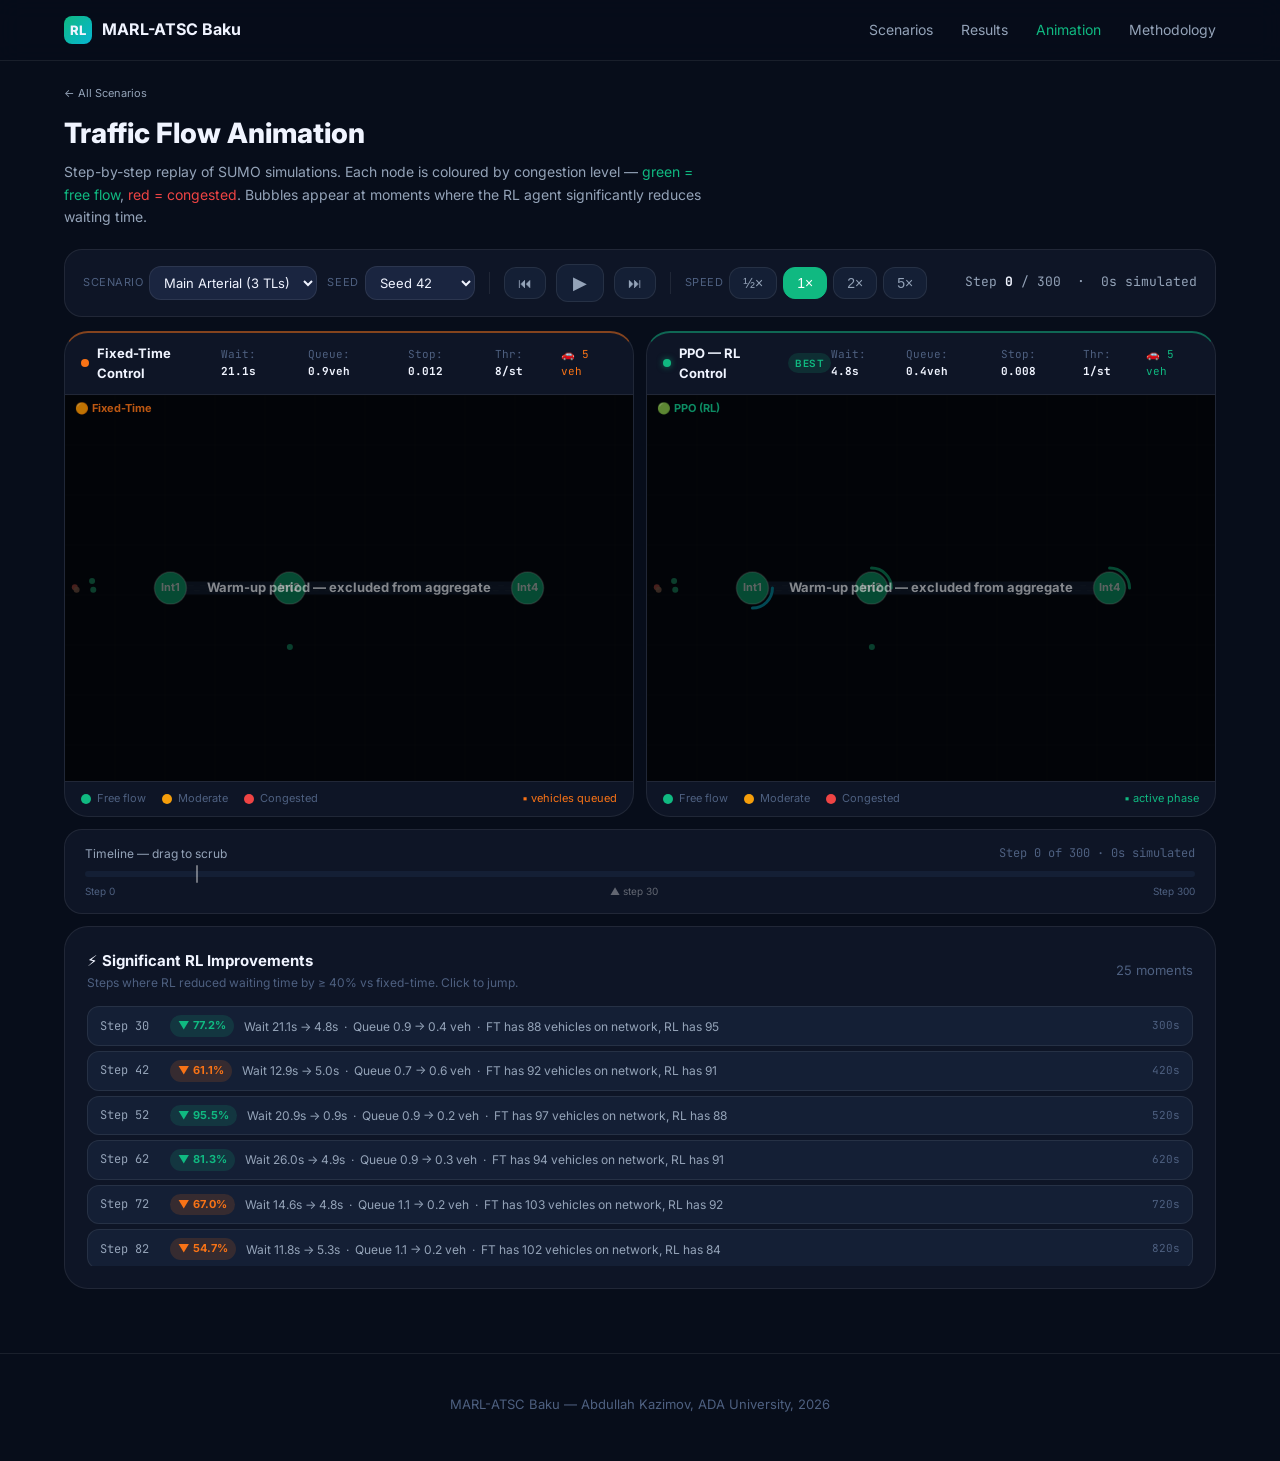
<file: website/animation.html>
<!DOCTYPE html>
<html lang="en">
<head>
  <meta charset="UTF-8">
  <meta name="viewport" content="width=device-width, initial-scale=1.0">
  <title>Traffic Animation — MARL-ATSC Baku</title>
  <link rel="preconnect" href="https://fonts.googleapis.com">
  <link href="https://fonts.googleapis.com/css2?family=Inter:wght@400;500;600;700;800&family=JetBrains+Mono:wght@400;600&display=swap" rel="stylesheet">
  <link rel="stylesheet" href="assets/style.css">
  <style>
    .anim-page { padding: 24px 0 64px; }

    /* ── Controls bar ── */
    .anim-controls {
      display: flex; align-items: center; gap: 10px; flex-wrap: wrap;
      padding: 14px 18px; margin-bottom: 14px;
      background: var(--bg-card); border: 1px solid var(--border); border-radius: var(--r-lg);
    }
    .ctrl-group { display: flex; align-items: center; gap: 6px; }
    .ctrl-label { font-size: 11px; color: var(--txt-3); text-transform: uppercase; letter-spacing:.05em; white-space:nowrap; }
    .ctrl-select {
      background: var(--bg-input); border: 1px solid var(--border); color: var(--txt);
      padding: 7px 10px; border-radius: var(--r-md); font-size: 13px; font-family: var(--font); cursor: pointer;
    }
    .ctrl-sep { width:1px; height:22px; background: var(--border); margin: 0 4px; flex-shrink:0; }
    .ctrl-btn {
      background: var(--bg-elevated); border: 1px solid var(--border); color: var(--txt-2);
      padding: 7px 13px; border-radius: var(--r-md); font-size: 14px; cursor: pointer;
      transition: all .15s; white-space:nowrap;
    }
    .ctrl-btn:hover  { border-color: var(--border-hi); color: var(--txt); }
    .ctrl-btn.active { background: var(--green); border-color: var(--green); color: #fff; }
    .ctrl-btn.play-btn { font-size: 18px; padding: 7px 16px; }
    .ctrl-step {
      margin-left: auto; font-family: var(--mono); font-size: 13px; color: var(--txt-2); white-space:nowrap;
    }
    .ctrl-step .t { color: var(--txt); font-weight: 700; }

    /* ── Side-by-side panels ── */
    .anim-panels { display: grid; grid-template-columns: 1fr 1fr; gap: 12px; margin-bottom: 12px; }
    @media (max-width: 900px) { .anim-panels { grid-template-columns: 1fr; } }

    .anim-panel {
      background: var(--bg-card); border-radius: var(--r-xl); overflow: hidden;
      border: 1px solid var(--border); display: flex; flex-direction: column;
    }
    .anim-panel.ft-panel { border-top: 2px solid rgba(249,115,22,.5); }
    .anim-panel.rl-panel { border-top: 2px solid rgba(16,185,129,.5); }

    .panel-header {
      display: flex; align-items: center; justify-content: space-between;
      padding: 10px 16px; border-bottom: 1px solid var(--border); flex-shrink: 0;
    }
    .ph-title { font-size: 13px; font-weight: 700; display: flex; align-items: center; gap: 8px; }
    .ph-dot { width: 8px; height: 8px; border-radius: 50%; flex-shrink: 0; }
    .ft-dot { background: var(--orange); }
    .rl-dot { background: var(--green); box-shadow: 0 0 6px rgba(16,185,129,.6); }
    .ph-live {
      font-size: 10px; font-weight: 600; padding: 2px 7px; border-radius: 999px;
      background: var(--green-dim); color: var(--green); letter-spacing:.04em;
    }
    .ph-metrics { display: flex; gap: 10px; }
    .ph-m { font-size: 11px; font-family: var(--mono); color: var(--txt-3); }
    .ph-m .v { font-weight: 700; color: var(--txt); }

    .panel-canvas-wrap { position: relative; flex: 1; min-height: 320px; }
    .anim-canvas { width: 100%; height: 100%; display: block; }

    /* warmup dim overlay — handled in JS */

    /* ── Scrubber ── */
    .scrubber-card {
      background: var(--bg-card); border: 1px solid var(--border);
      border-radius: var(--r-lg); padding: 14px 20px; margin-bottom: 12px;
    }
    .scrubber-top { display: flex; justify-content: space-between; align-items: center; margin-bottom: 8px; }
    .scrubber-label { font-size: 12px; color: var(--txt-2); }
    .scrubber-time  { font-size: 12px; font-family: var(--mono); color: var(--txt-3); }
    .scrubber-track { position: relative; height: 6px; background: var(--bg-elevated); border-radius: 3px; margin-bottom: 6px; }
    .scrubber-fill  { position: absolute; left:0; top:0; bottom:0; background: var(--grad); border-radius: 3px; pointer-events:none; transition: width .05s; }
    .scrubber-warmup-mark {
      position: absolute; top: -6px; bottom: -6px; width: 2px;
      background: rgba(255,255,255,.4); border-radius: 1px; pointer-events:none;
    }
    .scrubber-input {
      position: absolute; inset: -8px 0; width: 100%; opacity: 0; cursor: pointer; margin:0;
      height: calc(100% + 16px);
    }
    .scrubber-footer { display: flex; justify-content: space-between; font-size: 10px; color: var(--txt-3); }

    /* ── Highlight toast ── */
    .highlight-toast {
      position: fixed; top: 72px; left: 50%; transform: translateX(-50%) translateY(-12px);
      z-index: 500; pointer-events: none; width: 420px; max-width: 92vw;
      opacity: 0; transition: opacity .3s ease, transform .3s ease;
    }
    .highlight-toast.show { opacity: 1; transform: translateX(-50%) translateY(0); }
    .ht-inner {
      background: var(--bg-elevated);
      border: 1px solid rgba(16,185,129,.4);
      border-radius: var(--r-xl); padding: 16px 20px;
      box-shadow: 0 12px 40px rgba(0,0,0,.7), 0 0 0 1px rgba(16,185,129,.1);
    }
    .ht-title {
      font-size: 11px; color: var(--txt-3); text-transform: uppercase; letter-spacing:.07em;
      margin-bottom: 10px; display: flex; justify-content: space-between;
    }
    .ht-sim-time { color: var(--green); font-weight: 700; }
    .ht-rows { display: flex; flex-direction: column; gap: 6px; }
    .ht-row  { display: flex; align-items: center; gap: 8px; font-size: 13px; }
    .ht-metric { color: var(--txt-2); min-width: 95px; }
    .ht-ft   { color: var(--orange); font-family: var(--mono); }
    .ht-sep  { color: var(--txt-3); }
    .ht-rl   { color: var(--green);  font-family: var(--mono); }
    .ht-pct  { margin-left: auto; font-weight: 800; font-size: 14px; }
    .ht-pct.pos { color: var(--green); }
    .ht-pct.neg { color: var(--red); }
    .ht-bar  { height: 3px; border-radius: 2px; background: var(--grad); margin-top: 10px; }

    /* ── Highlight log ── */
    .log-section {
      background: var(--bg-card); border: 1px solid var(--border);
      border-radius: var(--r-xl); padding: 22px;
    }
    .log-header { display: flex; align-items: center; justify-content: space-between; margin-bottom: 14px; }
    .log-header h3 { font-size: 15px; font-weight: 700; }
    .log-sub { font-size: 12px; color: var(--txt-3); }
    .log-scroll { max-height: 260px; overflow-y: auto; display: flex; flex-direction: column; gap: 5px; }
    .log-item {
      display: flex; align-items: center; gap: 10px;
      padding: 8px 12px; border-radius: var(--r-md);
      background: var(--bg-elevated); border: 1px solid var(--border);
      font-size: 12px; cursor: pointer; transition: border-color .15s;
    }
    .log-item:hover { border-color: var(--border-hi); }
    .log-item.current { border-color: rgba(16,185,129,.4); background: var(--green-dim); }
    .log-step { font-family: var(--mono); color: var(--txt-2); min-width: 60px; }
    .log-badge { padding: 2px 8px; border-radius: 999px; font-weight: 700; font-size: 11px; background: var(--green-dim); color: var(--green); white-space:nowrap; }
    .log-badge.minor { background: var(--orange-dim); color: var(--orange); }
    .log-desc { color: var(--txt-2); flex: 1; }
    .log-time { color: var(--txt-3); font-size: 11px; font-family: var(--mono); white-space:nowrap; }
    .log-empty { text-align: center; padding: 24px; color: var(--txt-3); font-size: 13px; }

    /* ── Legend ── */
    .network-legend {
      display: flex; gap: 16px; padding: 8px 16px; border-top: 1px solid var(--border);
      flex-wrap: wrap;
    }
    .nl-item { display: flex; align-items: center; gap: 6px; font-size: 11px; color: var(--txt-3); }
    .nl-dot  { width: 10px; height: 10px; border-radius: 50%; }
  </style>
</head>
<body>

<!-- ── Navigation ─────────────────────────────────────────────────────────── -->
<nav class="nav">
  <div class="container nav-inner">
    <div class="nav-logo">
      <div class="dot">RL</div>
      <a href="index.html" style="color:inherit;text-decoration:none">MARL-ATSC Baku</a>
    </div>
    <div class="nav-links">
      <a href="index.html#scenarios">Scenarios</a>
      <a href="index.html#results">Results</a>
      <a href="animation.html" style="color:var(--green)">Animation</a>
      <a href="index.html#methodology">Methodology</a>
    </div>
  </div>
</nav>

<div class="anim-page">
<div class="container">

  <!-- ── Page header ─────────────────────────────────────────────────── -->
  <div style="margin-bottom:20px">
    <div style="font-size:11px;color:var(--txt-3);margin-bottom:8px">
      <a href="index.html" style="color:var(--txt-2)">← All Scenarios</a>
    </div>
    <h1 style="font-size:clamp(20px,3vw,28px);font-weight:800;margin-bottom:6px">
      Traffic Flow Animation
    </h1>
    <p style="font-size:14px;color:var(--txt-2);max-width:640px">
      Step-by-step replay of SUMO simulations.  Each node is coloured by congestion level
      — <span style="color:#10b981">green = free flow</span>,
      <span style="color:#ef4444">red = congested</span>.
      Bubbles appear at moments where the RL agent significantly reduces waiting time.
    </p>
  </div>

  <!-- ── Controls ────────────────────────────────────────────────────── -->
  <div class="anim-controls">
    <div class="ctrl-group">
      <span class="ctrl-label">Scenario</span>
      <select class="ctrl-select" id="sc-select">
        <option value="bottleneck">Bottleneck (2 TLs)</option>
        <option value="main" selected>Main Arterial (3 TLs)</option>
        <option value="pedestrian">Pedestrian (1 TL)</option>
        <option value="hexagon">Hexagon (12 TLs)</option>
      </select>
    </div>
    <div class="ctrl-group">
      <span class="ctrl-label">Seed</span>
      <select class="ctrl-select" id="seed-select"></select>
    </div>
    <div class="ctrl-sep"></div>
    <button class="ctrl-btn" id="btn-prev" title="Previous 10 steps">⏮</button>
    <button class="ctrl-btn play-btn" id="btn-play" title="Play / Pause">▶</button>
    <button class="ctrl-btn" id="btn-next" title="Next 10 steps">⏭</button>
    <div class="ctrl-sep"></div>
    <div class="ctrl-group">
      <span class="ctrl-label">Speed</span>
      <button class="ctrl-btn" data-speed="0.5">½×</button>
      <button class="ctrl-btn active" data-speed="1">1×</button>
      <button class="ctrl-btn" data-speed="2">2×</button>
      <button class="ctrl-btn" data-speed="5">5×</button>
    </div>
    <div class="ctrl-step">
      Step <span class="t" id="step-num">0</span> / <span id="step-total">300</span>
      &nbsp;·&nbsp; <span id="sim-time">0s</span> simulated
    </div>
  </div>

  <!-- ── Panels ──────────────────────────────────────────────────────── -->
  <div class="anim-panels">
    <!-- Fixed-Time -->
    <div class="anim-panel ft-panel">
      <div class="panel-header">
        <div class="ph-title">
          <div class="ph-dot ft-dot"></div>
          Fixed-Time Control
        </div>
        <div class="ph-metrics" id="ft-metrics"></div>
        <span class="ph-m" style="margin-left:4px;color:var(--orange)">🚗 <span id="ft-veh-count">—</span></span>
      </div>
      <div class="panel-canvas-wrap" id="ft-wrap">
        <canvas class="anim-canvas" id="canvas-ft"></canvas>
      </div>
      <div class="network-legend">
        <div class="nl-item"><div class="nl-dot" style="background:#10b981"></div>Free flow</div>
        <div class="nl-item"><div class="nl-dot" style="background:#f59e0b"></div>Moderate</div>
        <div class="nl-item"><div class="nl-dot" style="background:#ef4444"></div>Congested</div>
        <div class="nl-item" style="margin-left:auto;color:var(--orange)">▪ vehicles queued</div>
      </div>
    </div>

    <!-- RL / PPO -->
    <div class="anim-panel rl-panel">
      <div class="panel-header">
        <div class="ph-title">
          <div class="ph-dot rl-dot"></div>
          PPO — RL Control
          <span class="ph-live">BEST</span>
        </div>
        <div class="ph-metrics" id="rl-metrics"></div>
        <span class="ph-m" style="margin-left:4px;color:var(--green)">🚗 <span id="rl-veh-count">—</span></span>
      </div>
      <div class="panel-canvas-wrap" id="rl-wrap">
        <canvas class="anim-canvas" id="canvas-rl"></canvas>
      </div>
      <div class="network-legend">
        <div class="nl-item"><div class="nl-dot" style="background:#10b981"></div>Free flow</div>
        <div class="nl-item"><div class="nl-dot" style="background:#f59e0b"></div>Moderate</div>
        <div class="nl-item"><div class="nl-dot" style="background:#ef4444"></div>Congested</div>
        <div class="nl-item" style="margin-left:auto;color:var(--green)">▪ active phase</div>
      </div>
    </div>
  </div>

  <!-- ── Scrubber ────────────────────────────────────────────────────── -->
  <div class="scrubber-card">
    <div class="scrubber-top">
      <span class="scrubber-label">Timeline — drag to scrub</span>
      <span class="scrubber-time" id="scrubber-time">Step 0 of 300 · 0s simulated</span>
    </div>
    <div class="scrubber-track" id="scrubber-track">
      <div class="scrubber-fill" id="scrubber-fill"></div>
      <div class="scrubber-warmup-mark" id="warmup-mark"></div>
      <input type="range" class="scrubber-input" id="scrubber" min="0" max="299" value="0" step="1">
    </div>
    <div class="scrubber-footer">
      <span>Step 0</span>
      <span id="warmup-label" style="color:rgba(255,255,255,.35)">▲ warmup ends</span>
      <span id="step-end">Step 300</span>
    </div>
  </div>

  <!-- ── Highlight log ───────────────────────────────────────────────── -->
  <div class="log-section">
    <div class="log-header">
      <div>
        <h3>⚡ Significant RL Improvements</h3>
        <div class="log-sub">Steps where RL reduced waiting time by ≥ 40% vs fixed-time. Click to jump.</div>
      </div>
      <div id="log-count" style="font-size:13px;color:var(--txt-3)"></div>
    </div>
    <div class="log-scroll" id="log-list">
      <div class="log-empty">Loading data…</div>
    </div>
  </div>

</div><!-- /container -->
</div><!-- /anim-page -->

<!-- ── Highlight toast ─────────────────────────────────────────────────── -->
<div class="highlight-toast" id="hl-toast">
  <div class="ht-inner">
    <div class="ht-title">
      <span>⚡ RL Advantage Moment</span>
      <span class="ht-sim-time" id="ht-simtime"></span>
    </div>
    <div class="ht-rows" id="ht-rows"></div>
    <div class="ht-bar" id="ht-bar"></div>
  </div>
</div>

<!-- ── Footer ─────────────────────────────────────────────────────────── -->
<footer class="footer">
  <div class="container">
    <p>MARL-ATSC Baku — Abdullah Kazimov, ADA University, 2026</p>
  </div>
</footer>

<script src="assets/animation.js"></script>
</body>
</html>
</file>
<file: website/assets/style.css>
/* ── Reset & tokens ────────────────────────────────────────────────────── */
*, *::before, *::after { box-sizing: border-box; margin: 0; padding: 0; }

:root {
  --bg:           #070d1a;
  --bg-card:      #0e1526;
  --bg-elevated:  #141f35;
  --bg-input:     #1a2540;
  --border:       rgba(255,255,255,.08);
  --border-hi:    rgba(255,255,255,.15);

  --txt:          #f0f4ff;
  --txt-2:        #94a3b8;
  --txt-3:        #4e6080;

  --green:        #10b981;
  --green-dim:    rgba(16,185,129,.15);
  --cyan:         #06b6d4;
  --orange:       #f97316;
  --orange-dim:   rgba(249,115,22,.15);
  --red:          #ef4444;
  --red-dim:      rgba(239,68,68,.15);

  --grad:         linear-gradient(135deg, #10b981 0%, #06b6d4 100%);
  --grad-h:       linear-gradient(135deg, #0e9f6e 0%, #0a9bb8 100%);

  --r-sm:   6px;
  --r-md:  12px;
  --r-lg:  18px;
  --r-xl:  24px;

  --shadow: 0 8px 32px rgba(0,0,0,.5);
  --shadow-card: 0 2px 16px rgba(0,0,0,.4);

  --font: 'Inter', system-ui, -apple-system, sans-serif;
  --mono: 'JetBrains Mono', 'Fira Code', ui-monospace, monospace;
}

html { scroll-behavior: smooth; }
body {
  background: var(--bg);
  color: var(--txt);
  font-family: var(--font);
  font-size: 15px;
  line-height: 1.6;
  -webkit-font-smoothing: antialiased;
}

a { color: var(--green); text-decoration: none; }
a:hover { color: var(--cyan); }

/* ── Layout ─────────────────────────────────────────────────────────────── */
.container { max-width: 1200px; margin: 0 auto; padding: 0 24px; }
.section    { padding: 96px 0; }
.section-sm { padding: 64px 0; }

/* ── Navbar ─────────────────────────────────────────────────────────────── */
.nav {
  position: sticky; top: 0; z-index: 100;
  background: rgba(7,13,26,.85);
  backdrop-filter: blur(12px);
  border-bottom: 1px solid var(--border);
}
.nav-inner {
  display: flex; align-items: center; justify-content: space-between;
  height: 60px;
}
.nav-logo {
  display: flex; align-items: center; gap: 10px;
  font-weight: 700; font-size: 16px; color: var(--txt);
}
.nav-logo .dot {
  width: 28px; height: 28px; border-radius: 8px;
  background: var(--grad);
  display: flex; align-items: center; justify-content: center;
  font-size: 13px; font-weight: 800;
}
.nav-links { display: flex; gap: 28px; }
.nav-links a { color: var(--txt-2); font-size: 14px; transition: color .2s; }
.nav-links a:hover { color: var(--txt); }

/* ── Buttons ────────────────────────────────────────────────────────────── */
.btn {
  display: inline-flex; align-items: center; gap: 8px;
  padding: 11px 24px; border-radius: var(--r-md);
  font-size: 14px; font-weight: 600; cursor: pointer;
  transition: all .2s; border: none;
}
.btn-primary {
  background: var(--grad); color: #fff;
}
.btn-primary:hover { background: var(--grad-h); color: #fff; transform: translateY(-1px); box-shadow: 0 4px 20px rgba(16,185,129,.3); }
.btn-outline {
  background: transparent; color: var(--txt-2);
  border: 1px solid var(--border-hi);
}
.btn-outline:hover { border-color: var(--green); color: var(--green); }

/* ── Hero ───────────────────────────────────────────────────────────────── */
.hero {
  padding: 120px 0 96px;
  text-align: center;
  position: relative; overflow: hidden;
}
.hero::before {
  content: '';
  position: absolute; inset: 0;
  background: radial-gradient(ellipse 80% 60% at 50% -10%, rgba(16,185,129,.12) 0%, transparent 70%);
  pointer-events: none;
}
.hero-badge {
  display: inline-flex; align-items: center; gap: 8px;
  padding: 6px 16px; border-radius: 999px;
  border: 1px solid rgba(16,185,129,.3);
  background: rgba(16,185,129,.08);
  color: var(--green); font-size: 13px; font-weight: 600;
  margin-bottom: 28px;
}
.hero-badge span { width: 8px; height: 8px; border-radius: 50%; background: var(--green); animation: pulse 2s infinite; }
@keyframes pulse { 0%,100% { opacity:1; } 50% { opacity:.4; } }

.hero h1 {
  font-size: clamp(32px, 5vw, 60px);
  font-weight: 800; line-height: 1.1;
  letter-spacing: -.02em;
  margin-bottom: 24px;
}
.hero h1 .grad-text {
  background: var(--grad); -webkit-background-clip: text; -webkit-text-fill-color: transparent;
  background-clip: text;
}
.hero p {
  max-width: 600px; margin: 0 auto 48px;
  font-size: 17px; color: var(--txt-2); line-height: 1.7;
}
.hero-actions { display: flex; gap: 12px; justify-content: center; flex-wrap: wrap; margin-bottom: 72px; }

/* ── Hero stats row ─────────────────────────────────────────────────────── */
.hero-stats {
  display: grid; grid-template-columns: repeat(4, 1fr);
  gap: 16px; max-width: 900px; margin: 0 auto;
}
.hero-stat {
  background: var(--bg-card); border: 1px solid var(--border);
  border-radius: var(--r-lg); padding: 24px 16px; text-align: center;
}
.hero-stat .num {
  font-size: 36px; font-weight: 800; font-variant-numeric: tabular-nums;
  background: var(--grad); -webkit-background-clip: text; -webkit-text-fill-color: transparent;
  background-clip: text; line-height: 1;
}
.hero-stat .label { font-size: 12px; color: var(--txt-2); margin-top: 6px; text-transform: uppercase; letter-spacing: .06em; }
.hero-stat .sub { font-size: 11px; color: var(--txt-3); margin-top: 3px; }

/* ── Section headings ────────────────────────────────────────────────────── */
.section-heading { text-align: center; margin-bottom: 56px; }
.section-heading h2 { font-size: clamp(24px, 3vw, 36px); font-weight: 700; margin-bottom: 12px; }
.section-heading p { color: var(--txt-2); max-width: 560px; margin: 0 auto; }

/* ── Scenario cards grid ────────────────────────────────────────────────── */
.scenarios-grid {
  display: grid; grid-template-columns: repeat(2, 1fr); gap: 20px;
}
@media (max-width: 768px) { .scenarios-grid { grid-template-columns: 1fr; } }

.scenario-card {
  background: var(--bg-card); border: 1px solid var(--border);
  border-radius: var(--r-xl); padding: 28px;
  transition: border-color .2s, transform .2s, box-shadow .2s;
  display: flex; flex-direction: column; gap: 16px;
  position: relative; overflow: hidden;
}
.scenario-card::before {
  content: ''; position: absolute; top: 0; left: 0; right: 0; height: 2px;
  background: var(--grad); opacity: 0; transition: opacity .2s;
}
.scenario-card:hover { border-color: var(--border-hi); transform: translateY(-2px); box-shadow: var(--shadow-card); }
.scenario-card:hover::before { opacity: 1; }

.card-header { display: flex; justify-content: space-between; align-items: flex-start; }
.card-title  { font-size: 17px; font-weight: 700; }
.card-subtitle { font-size: 12px; color: var(--txt-2); margin-top: 3px; }
.card-badge  {
  font-size: 11px; font-weight: 600; padding: 4px 10px; border-radius: 999px;
  background: var(--green-dim); color: var(--green); white-space: nowrap;
}

.card-meta { display: flex; gap: 16px; }
.card-meta span { font-size: 12px; color: var(--txt-3); }
.card-meta strong { color: var(--txt-2); }

.card-chart-wrap { height: 100px; position: relative; }

.card-metrics { display: grid; grid-template-columns: repeat(2, 1fr); gap: 10px; }
.card-metric {
  background: var(--bg-elevated); border-radius: var(--r-sm);
  padding: 10px 12px;
}
.card-metric .m-label { font-size: 11px; color: var(--txt-3); margin-bottom: 2px; }
.card-metric .m-val   { font-size: 20px; font-weight: 700; color: var(--green); }
.card-metric .m-sub   { font-size: 11px; color: var(--txt-3); }

.card-link {
  display: inline-flex; align-items: center; gap: 6px;
  font-size: 13px; font-weight: 600; color: var(--txt-2);
  padding: 10px 0; border-top: 1px solid var(--border);
  transition: color .2s;
}
.card-link:hover { color: var(--green); }

/* ── Results table ──────────────────────────────────────────────────────── */
.results-table {
  width: 100%; border-collapse: collapse;
  background: var(--bg-card); border-radius: var(--r-lg);
  overflow: hidden; border: 1px solid var(--border);
}
.results-table th {
  background: var(--bg-elevated); padding: 14px 20px;
  font-size: 12px; font-weight: 600; text-transform: uppercase;
  letter-spacing: .06em; color: var(--txt-2); text-align: left;
}
.results-table td {
  padding: 16px 20px; border-top: 1px solid var(--border);
  font-size: 14px;
}
.results-table tr:hover td { background: var(--bg-elevated); }
.results-table .scenario-name { font-weight: 600; }
.results-table .tl-count  { color: var(--txt-2); font-size: 13px; }
.imp { font-weight: 700; font-variant-numeric: tabular-nums; }
.imp.pos { color: var(--green); }
.imp.neg { color: var(--red); }

/* ── Methodology ─────────────────────────────────────────────────────────── */
.method-grid { display: grid; grid-template-columns: repeat(3, 1fr); gap: 20px; }
@media (max-width: 900px) { .method-grid { grid-template-columns: 1fr; } }

.method-card {
  background: var(--bg-card); border: 1px solid var(--border);
  border-radius: var(--r-lg); padding: 28px;
}
.method-card .icon {
  width: 44px; height: 44px; border-radius: var(--r-md);
  background: var(--green-dim); display: flex; align-items: center;
  justify-content: center; font-size: 20px; margin-bottom: 16px;
}
.method-card h3 { font-size: 15px; font-weight: 700; margin-bottom: 8px; }
.method-card p  { font-size: 13px; color: var(--txt-2); line-height: 1.7; }

/* ── Training params ─────────────────────────────────────────────────────── */
.params-grid { display: grid; grid-template-columns: repeat(4,1fr); gap: 12px; }
@media (max-width: 900px) { .params-grid { grid-template-columns: repeat(2,1fr); } }

.param-item {
  background: var(--bg-card); border: 1px solid var(--border);
  border-radius: var(--r-md); padding: 16px;
}
.param-item .p-key   { font-size: 11px; color: var(--txt-3); text-transform: uppercase; letter-spacing: .06em; margin-bottom: 4px; }
.param-item .p-value { font-family: var(--mono); font-size: 15px; color: var(--txt); font-weight: 600; }

/* ── Footer ─────────────────────────────────────────────────────────────── */
.footer {
  border-top: 1px solid var(--border);
  padding: 40px 0; text-align: center;
}
.footer p { font-size: 13px; color: var(--txt-3); margin-bottom: 6px; }
.footer a { color: var(--txt-2); }

/* ═══════════════════════════════════════════════════════════════════════════
   SCENARIO PAGE
   ═══════════════════════════════════════════════════════════════════════════ */

/* ── Scenario header ─────────────────────────────────────────────────────── */
.sc-header {
  padding: 56px 0 40px;
  border-bottom: 1px solid var(--border);
  position: relative;
}
.sc-header::before {
  content: ''; position: absolute; inset: 0;
  background: radial-gradient(ellipse 60% 80% at 0% 50%, rgba(16,185,129,.07) 0%, transparent 70%);
  pointer-events: none;
}
.sc-breadcrumb { font-size: 13px; color: var(--txt-3); margin-bottom: 16px; }
.sc-breadcrumb a { color: var(--txt-2); }
.sc-title-row { display: flex; align-items: flex-start; gap: 20px; flex-wrap: wrap; }
.sc-icon {
  width: 56px; height: 56px; border-radius: var(--r-lg);
  background: var(--green-dim); border: 1px solid rgba(16,185,129,.25);
  display: flex; align-items: center; justify-content: center;
  font-size: 24px; flex-shrink: 0;
}
.sc-title-text h1 { font-size: clamp(22px,3vw,32px); font-weight: 800; margin-bottom: 4px; }
.sc-subtitle { font-size: 14px; color: var(--txt-2); margin-bottom: 12px; }
.sc-pills { display: flex; gap: 8px; flex-wrap: wrap; }
.sc-pill {
  font-size: 12px; color: var(--txt-2); background: var(--bg-elevated);
  border: 1px solid var(--border); border-radius: 999px; padding: 4px 12px;
}
.sc-description {
  max-width: 720px; margin-top: 20px;
  font-size: 14px; color: var(--txt-2); line-height: 1.7;
}

/* ── Seed tabs ───────────────────────────────────────────────────────────── */
.seed-bar {
  display: flex; align-items: center; gap: 8px;
  padding: 20px 0; border-bottom: 1px solid var(--border);
  overflow-x: auto;
}
.seed-bar-label { font-size: 12px; color: var(--txt-3); white-space: nowrap; text-transform: uppercase; letter-spacing: .06em; }
.seed-tab {
  padding: 7px 16px; border-radius: var(--r-md); font-size: 13px; font-weight: 600;
  cursor: pointer; border: 1px solid var(--border); background: transparent;
  color: var(--txt-2); transition: all .15s; white-space: nowrap;
}
.seed-tab:hover  { border-color: var(--border-hi); color: var(--txt); }
.seed-tab.active { background: var(--green); border-color: var(--green); color: #fff; }

/* ── Summary metric cards ────────────────────────────────────────────────── */
.metric-cards { display: grid; grid-template-columns: repeat(4,1fr); gap: 14px; padding: 28px 0; }
@media (max-width: 900px) { .metric-cards { grid-template-columns: repeat(2,1fr); } }
@media (max-width: 500px) { .metric-cards { grid-template-columns: 1fr; } }

.mc {
  background: var(--bg-card); border: 1px solid var(--border);
  border-radius: var(--r-lg); padding: 20px; position: relative; overflow: hidden;
}
.mc.pos-win::after {
  content: ''; position: absolute; top: 0; left: 0; right: 0; height: 2px;
  background: var(--grad);
}
.mc.neg-win::after {
  content: ''; position: absolute; top: 0; left: 0; right: 0; height: 2px;
  background: var(--red);
}
.mc-label { font-size: 11px; color: var(--txt-3); text-transform: uppercase; letter-spacing: .06em; margin-bottom: 12px; }
.mc-imp {
  font-size: 32px; font-weight: 800; font-variant-numeric: tabular-nums;
  line-height: 1; margin-bottom: 10px;
}
.mc-imp.pos { color: var(--green); }
.mc-imp.neg { color: var(--red); }
.mc-row { display: flex; justify-content: space-between; font-size: 12px; color: var(--txt-3); }
.mc-ft  { color: var(--orange); font-variant-numeric: tabular-nums; }
.mc-rl  { color: var(--green);  font-variant-numeric: tabular-nums; }

/* ── Heatmap section ─────────────────────────────────────────────────────── */
.heatmap-section {
  background: var(--bg-card); border: 1px solid var(--border);
  border-radius: var(--r-xl); padding: 28px; margin: 0 0 24px;
}
.heatmap-header { display: flex; justify-content: space-between; align-items: flex-start; flex-wrap: wrap; gap: 12px; margin-bottom: 20px; }
.heatmap-title  { font-size: 16px; font-weight: 700; }
.heatmap-sub    { font-size: 13px; color: var(--txt-2); margin-top: 4px; }
.heatmap-legend { display: flex; gap: 16px; align-items: center; flex-wrap: wrap; }
.legend-item    { display: flex; align-items: center; gap: 6px; font-size: 12px; color: var(--txt-2); }
.legend-swatch  { width: 14px; height: 14px; border-radius: 3px; }
.legend-green   { background: rgba(16,185,129,.8); }
.legend-red     { background: rgba(239,68,68,.8); }
.legend-dim     { background: rgba(148,163,184,.2); }

.heatmap-wrap   { position: relative; }
.heatmap-canvas {
  width: 100%; height: 260px; display: block; border-radius: var(--r-md);
  cursor: crosshair;
}

.heatmap-tooltip {
  position: absolute; pointer-events: none;
  background: var(--bg-elevated); border: 1px solid var(--border-hi);
  border-radius: var(--r-md); padding: 10px 14px;
  font-size: 12px; white-space: nowrap;
  box-shadow: var(--shadow); z-index: 10;
  opacity: 0; transition: opacity .1s;
}
.heatmap-tooltip.visible { opacity: 1; }
.tt-step  { color: var(--txt-3); margin-bottom: 6px; font-size: 11px; }
.tt-row   { display: flex; justify-content: space-between; gap: 20px; margin: 2px 0; }
.tt-label { color: var(--txt-2); }
.tt-ft    { color: var(--orange); font-variant-numeric: tabular-nums; }
.tt-rl    { color: var(--green);  font-variant-numeric: tabular-nums; }
.tt-imp   { font-weight: 700; }
.tt-imp.pos { color: var(--green); }
.tt-imp.neg { color: var(--red); }

/* ── Metric charts ───────────────────────────────────────────────────────── */
.charts-section { margin-bottom: 24px; }
.charts-section h2 { font-size: 16px; font-weight: 700; margin-bottom: 18px; }
.charts-grid { display: grid; grid-template-columns: repeat(2,1fr); gap: 16px; }
@media (max-width: 768px) { .charts-grid { grid-template-columns: 1fr; } }

.chart-card {
  background: var(--bg-card); border: 1px solid var(--border);
  border-radius: var(--r-xl); padding: 24px;
}
.chart-card h3 { font-size: 14px; font-weight: 600; margin-bottom: 4px; }
.chart-card .chart-imp {
  display: inline-block; font-size: 12px; font-weight: 700;
  padding: 2px 8px; border-radius: 999px; margin-bottom: 14px;
}
.chart-imp.pos { background: var(--green-dim); color: var(--green); }
.chart-imp.neg { background: var(--red-dim);   color: var(--red); }
.chart-canvas  { width: 100% !important; height: 200px !important; }

/* Legend inside charts */
.chart-legend { display: flex; gap: 16px; margin-bottom: 10px; }
.cl-item { display: flex; align-items: center; gap: 6px; font-size: 12px; color: var(--txt-2); }
.cl-line { width: 20px; height: 2px; border-radius: 1px; }

/* ── Seeds overview table ────────────────────────────────────────────────── */
.seeds-section {
  background: var(--bg-card); border: 1px solid var(--border);
  border-radius: var(--r-xl); padding: 28px;
}
.seeds-section h2 { font-size: 16px; font-weight: 700; margin-bottom: 18px; }
.seeds-table { width: 100%; border-collapse: collapse; }
.seeds-table th {
  text-align: left; font-size: 11px; font-weight: 600; color: var(--txt-3);
  text-transform: uppercase; letter-spacing: .06em;
  padding: 8px 12px; border-bottom: 1px solid var(--border);
}
.seeds-table td { padding: 12px 12px; border-bottom: 1px solid var(--border); font-size: 13px; }
.seeds-table tr:last-child td { border-bottom: none; }
.seeds-table tr.avg-row td { font-weight: 700; background: var(--bg-elevated); }
.seeds-table .seed-num { font-family: var(--mono); color: var(--txt-2); }
.seeds-table .ft-v  { color: var(--orange); font-variant-numeric: tabular-nums; }
.seeds-table .rl-v  { color: var(--green);  font-variant-numeric: tabular-nums; }
.seeds-table .imp-v { font-weight: 700; font-variant-numeric: tabular-nums; }

/* ── Loading / error states ─────────────────────────────────────────────── */
.loading-state {
  display: flex; align-items: center; justify-content: center;
  gap: 12px; height: 200px; color: var(--txt-2); font-size: 14px;
}
.spinner {
  width: 20px; height: 20px; border-radius: 50%;
  border: 2px solid var(--border-hi);
  border-top-color: var(--green);
  animation: spin .7s linear infinite;
}
@keyframes spin { to { transform: rotate(360deg); } }

/* ── Scroll fade-in ─────────────────────────────────────────────────────── */
.fade-in { opacity: 0; transform: translateY(16px); transition: opacity .5s, transform .5s; }
.fade-in.visible { opacity: 1; transform: none; }

/* ── About / thesis section ─────────────────────────────────────────────── */
.about-grid { display: grid; grid-template-columns: 1fr 1fr; gap: 32px; }
@media (max-width: 768px) { .about-grid { grid-template-columns: 1fr; } }

.about-card {
  background: var(--bg-card); border: 1px solid var(--border);
  border-radius: var(--r-xl); padding: 32px;
}
.about-card h3 { font-size: 17px; font-weight: 700; margin-bottom: 16px; }
.about-card p  { font-size: 14px; color: var(--txt-2); line-height: 1.8; margin-bottom: 12px; }
.kv-list { list-style: none; display: flex; flex-direction: column; gap: 10px; }
.kv-list li { display: flex; gap: 12px; font-size: 14px; }
.kv-key { color: var(--txt-3); min-width: 100px; flex-shrink: 0; }
.kv-val { color: var(--txt); }
</file>
